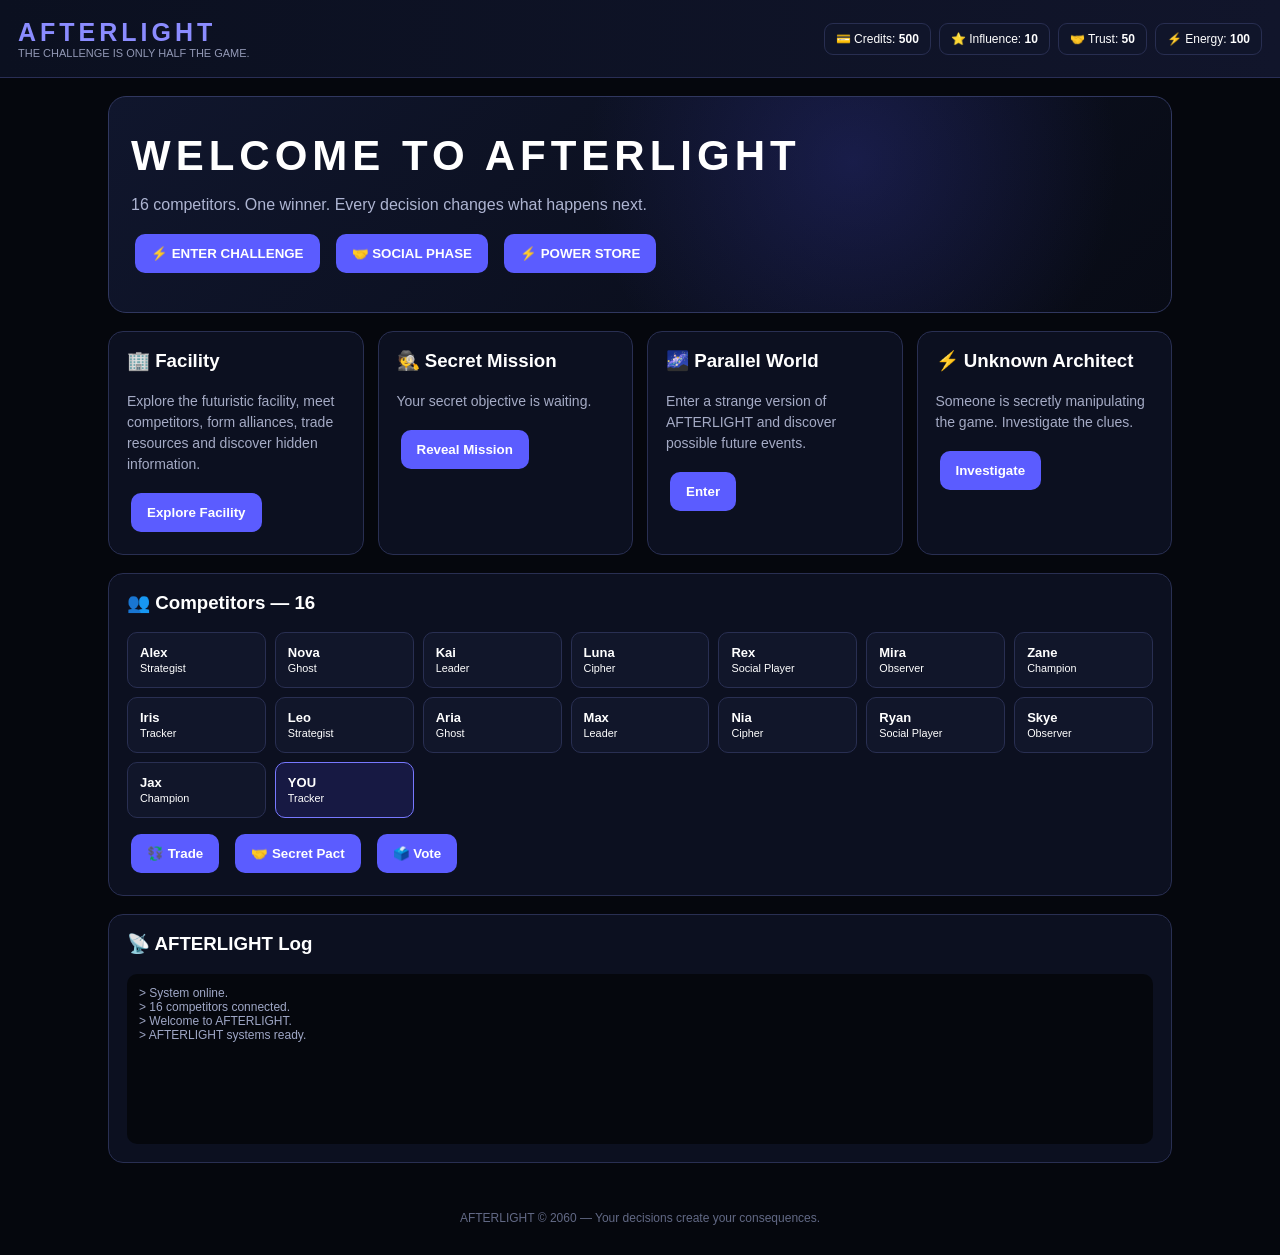
<file: index.html>
<!DOCTYPE html>
<html lang="en">
<head>
<meta charset="UTF-8">
<meta name="viewport" content="width=device-width, initial-scale=1.0">

<title>AFTERLIGHT</title>

<style>
*{
    box-sizing:border-box;
}

body{
    margin:0;
    font-family:Arial, sans-serif;
    background:#05070d;
    color:white;
    min-height:100vh;
}

button{
    border:0;
    border-radius:10px;
    padding:12px 16px;
    font-weight:bold;
    cursor:pointer;
    background:#5b5cff;
    color:white;
    margin:4px;
}

button:hover{
    opacity:.85;
}

header{
    padding:18px;
    background:linear-gradient(90deg,#0b1020,#11152b);
    border-bottom:1px solid #292e55;
    display:flex;
    justify-content:space-between;
    align-items:center;
    gap:15px;
}

.logo{
    font-size:25px;
    font-weight:900;
    letter-spacing:4px;
    color:#8b8cff;
}

.tag{
    font-size:11px;
    color:#9298b5;
}

.hud{
    display:flex;
    gap:8px;
    flex-wrap:wrap;
}

.stat{
    background:#10152a;
    border:1px solid #282e51;
    padding:8px 11px;
    border-radius:9px;
    font-size:12px;
}

main{
    padding:18px;
    max-width:1100px;
    margin:auto;
}

.hero{
    padding:35px 22px;
    border-radius:18px;
    background:
        radial-gradient(circle at 70% 30%,#3438a055,transparent 35%),
        linear-gradient(135deg,#10162d,#080b15);
    border:1px solid #30375f;
    margin-bottom:18px;
}

.hero h1{
    font-size:42px;
    margin:0 0 8px;
    letter-spacing:5px;
}

.hero p{
    color:#aeb5d2;
}

.grid{
    display:grid;
    grid-template-columns:repeat(auto-fit,minmax(220px,1fr));
    gap:14px;
}

.card{
    background:#0c1020;
    border:1px solid #292f52;
    border-radius:15px;
    padding:18px;
}

.card h3{
    margin-top:0;
}

.card p{
    color:#a5abc5;
    font-size:14px;
    line-height:1.5;
}

.players{
    display:grid;
    grid-template-columns:repeat(auto-fit,minmax(130px,1fr));
    gap:9px;
    margin-top:10px;
}

.player{
    padding:12px;
    background:#11162a;
    border:1px solid #292f52;
    border-radius:10px;
    font-size:13px;
}

.player.me{
    border-color:#7778ff;
    background:#171943;
}

.actions{
    display:flex;
    gap:8px;
    flex-wrap:wrap;
    margin-top:12px;
}

.log{
    background:#05070d;
    border-radius:10px;
    padding:12px;
    height:170px;
    overflow:auto;
    font-size:12px;
    color:#9fa7c6;
}

.modal{
    position:fixed;
    inset:0;
    background:#000b;
    display:none;
    align-items:center;
    justify-content:center;
    padding:20px;
    z-index:10;
}

.modalbox{
    max-width:500px;
    width:100%;
    background:#10152a;
    border:1px solid #555cff;
    border-radius:18px;
    padding:22px;
    box-shadow:0 0 50px #000;
}

.modalbox h2{
    margin-top:0;
}

.choice{
    display:block;
    width:100%;
    margin:9px 0;
    text-align:left;
    background:#171d38;
    border:1px solid #30375f;
}

.close{
    background:#33384f;
}

footer{
    text-align:center;
    padding:30px;
    color:#626985;
    font-size:12px;
}

@media(max-width:600px){

    .hero h1{
        font-size:30px;
    }

    header{
        align-items:flex-start;
        flex-direction:column;
    }

    .hud{
        width:100%;
    }
}
</style>
</head>

<body>

<header>

<div>
    <div class="logo">AFTERLIGHT</div>
    <div class="tag">
        THE CHALLENGE IS ONLY HALF THE GAME.
    </div>
</div>

<div class="hud">

<div class="stat">
💳 Credits:
<b id="credits">500</b>
</div>

<div class="stat">
⭐ Influence:
<b id="influence">10</b>
</div>

<div class="stat">
🤝 Trust:
<b id="trust">50</b>
</div>

<div class="stat">
⚡ Energy:
<b id="energy">100</b>
</div>

</div>

</header>


<main>

<section class="hero">

<h1>WELCOME TO AFTERLIGHT</h1>

<p>
16 competitors. One winner.
Every decision changes what happens next.
</p>

<div class="actions">

<button onclick="openModal('challenge')">
⚡ ENTER CHALLENGE
</button>

<button onclick="openModal('social')">
🤝 SOCIAL PHASE
</button>

<button onclick="openModal('store')">
⚡ POWER STORE
</button>

</div>

</section>


<div class="grid">


<div class="card">

<h3>🏢 Facility</h3>

<p>
Explore the futuristic facility, meet competitors,
form alliances, trade resources and discover hidden information.
</p>

<button onclick="facilityEvent()">
Explore Facility
</button>

</div>


<div class="card">

<h3>🕵️ Secret Mission</h3>

<p id="mission">
Your secret objective is waiting.
</p>

<button onclick="mission()">
Reveal Mission
</button>

</div>


<div class="card">

<h3>🌌 Parallel World</h3>

<p>
Enter a strange version of AFTERLIGHT and discover possible future events.
</p>

<button onclick="parallel()">
Enter
</button>

</div>


<div class="card">

<h3>⚡ Unknown Architect</h3>

<p>
Someone is secretly manipulating the game.
Investigate the clues.
</p>

<button onclick="architect()">
Investigate
</button>

</div>


</div>


<div class="card" style="margin-top:18px">

<h3>👥 Competitors — 16</h3>

<div class="players" id="players"></div>

<div class="actions">

<button onclick="trade()">
💱 Trade
</button>

<button onclick="pact()">
🤝 Secret Pact
</button>

<button onclick="vote()">
🗳️ Vote
</button>

</div>

</div>


<div class="card" style="margin-top:18px">

<h3>📡 AFTERLIGHT Log</h3>

<div class="log" id="log">

&gt; System online.<br>
&gt; 16 competitors connected.<br>
&gt; Welcome to AFTERLIGHT.

</div>

</div>

</main>


<footer>

AFTERLIGHT © 2060 —
Your decisions create your consequences.

</footer>


<!-- MODAL -->

<div class="modal" id="modal">

<div class="modalbox">

<h2 id="modalTitle">
AFTERLIGHT
</h2>

<div id="modalContent"></div>

<button class="close" onclick="closeModal()">
Close
</button>

</div>

</div>


<script>

/* =========================
   GAME DATA
========================= */

let credits = 500;
let influence = 10;
let trust = 50;
let energy = 100;

const names = [
    "Alex",
    "Nova",
    "Kai",
    "Luna",
    "Rex",
    "Mira",
    "Zane",
    "Iris",
    "Leo",
    "Aria",
    "Max",
    "Nia",
    "Ryan",
    "Skye",
    "Jax",
    "YOU"
];

const roles = [
    "Strategist",
    "Ghost",
    "Leader",
    "Cipher",
    "Social Player",
    "Observer",
    "Champion",
    "Tracker"
];


/* =========================
   UPDATE HUD
========================= */

function update(){

    document.getElementById("credits").textContent = credits;

    document.getElementById("influence").textContent = influence;

    document.getElementById("trust").textContent = trust;

    document.getElementById("energy").textContent = energy;

}


/* =========================
   GAME LOG
========================= */

function log(message){

    const box = document.getElementById("log");

    box.innerHTML += "<br>> " + message;

    box.scrollTop = box.scrollHeight;

}


/* =========================
   PLAYERS
========================= */

function renderPlayers(){

    const box = document.getElementById("players");

    box.innerHTML = "";

    names.forEach(function(name,index){

        const player = document.createElement("div");

        player.className =
            "player" +
            (name === "YOU" ? " me" : "");

        player.innerHTML =
            "<b>" + name + "</b><br>" +
            "<small>" +
            roles[index % roles.length] +
            "</small>";

        box.appendChild(player);

    });

}


/* =========================
   MODAL
========================= */

function openModal(type){

    const modal =
        document.getElementById("modal");

    const title =
        document.getElementById("modalTitle");

    const content =
        document.getElementById("modalContent");


    modal.style.display = "flex";


    /* CHALLENGE */

    if(type === "challenge"){

        title.innerText =
            "🌉 THE FLOATING BRIDGE";

        content.innerHTML = `

        <p>
        The first challenge is beginning.
        Choose your strategy carefully.
        </p>

        <button class="choice"
        onclick="challenge('safe')">

        🛡️ PLAY SAFE

        </button>

        <button class="choice"
        onclick="challenge('risk')">

        ⚡ TAKE THE RISK

        </button>

        <button class="choice"
        onclick="challenge('observe')">

        👁️ OBSERVE FIRST

        </button>

        `;

    }


    /* SOCIAL */

    if(type === "social"){

        title.innerText =
            "🤝 SOCIAL PHASE";

        content.innerHTML = `

        <p>
        The challenge is over.
        Now your relationships matter.
        </p>

        <button class="choice"
        onclick="socialAction('alliance')">

        🤝 FORM ALLIANCE

        </button>

        <button class="choice"
        onclick="socialAction('trade')">

        💱 MAKE TRADE

        </button>

        <button class="choice"
        onclick="socialAction('information')">

        🕵️ GATHER INFORMATION

        </button>

        <button class="choice"
        onclick="socialAction('betray')">

        🗡️ BETRAY ALLIANCE

        </button>

        `;

    }


    /* STORE */

    if(type === "store"){

        title.innerText =
            "⚡ POWER STORE";

        content.innerHTML = `

        <p>
        Your Credits:
        <b>${credits}</b>
        </p>

        <button class="choice"
        onclick="buyPower('Power Ring',100)">

        💍 Power Ring — 100 Credits

        </button>

        <button class="choice"
        onclick="buyPower('Pulse Watch',150)">

        ⌚ Pulse Watch — 150 Credits

        </button>

        <button class="choice"
        onclick="buyPower('Gravity Shoes',200)">

        👟 Gravity Shoes — 200 Credits

        </button>

        <button class="choice"
        onclick="buyPower('Shield Band',250)">

        🛡️ Shield Band — 250 Credits

        </button>

        <button class="choice"
        onclick="buyPower('Oracle Lens',300)">

        🔮 Oracle Lens — 300 Credits

        </button>

        `;

    }

}


/* =========================
   CLOSE MODAL
========================= */

function closeModal(){

    document.getElementById("modal")
    .style.display = "none";

}


/* =========================
   CHALLENGE
========================= */

function challenge(type){

    if(type === "safe"){

        energy -= 10;

        credits += 50;

        log(
            "You chose the safe route. +50 Credits."
        );

    }


    if(type === "risk"){

        energy -= 20;

        influence += 5;

        log(
            "You took the risk. +5 Influence."
        );

    }


    if(type === "observe"){

        influence += 2;

        trust += 2;

        log(
            "You observed the competitors. +2 Influence and +2 Trust."
        );

    }


    if(energy < 0){
        energy = 0;
    }

    update();

    closeModal();

}


/* =========================
   SOCIAL ACTIONS
========================= */

function socialAction(type){

    if(type === "alliance"){

        trust += 6;

        influence += 2;

        log(
            "Alliance created. Trust +6."
        );

    }


    if(type === "trade"){

        credits += 75;

        trust += 2;

        log(
            "Trade completed. +75 Credits."
        );

    }


    if(type === "information"){

        influence += 4;

        energy -= 5;

        log(
            "You gathered information. +4 Influence."
        );

    }


    if(type === "betray"){

        trust -= 12;

        influence += 6;

        log(
            "You betrayed an alliance. Influence +6, Trust -12."
        );

    }


    if(trust < 0){
        trust = 0;
    }

    if(energy < 0){
        energy = 0;
    }


    update();

    closeModal();

}


/* =========================
   POWER STORE
========================= */

function buyPower(item,cost){

    if(credits < cost){

        log(
            "Not enough Credits to buy " + item + "."
        );

        closeModal();

        return;

    }


    credits -= cost;


    if(item === "Power Ring"){

        energy += 20;

        if(energy > 100){
            energy = 100;
        }

    }


    if(item === "Pulse Watch"){

        influence += 3;

    }


    if(item === "Gravity Shoes"){

        energy += 30;

        if(energy > 100){
            energy = 100;
        }

    }


    if(item === "Shield Band"){

        trust += 5;

    }


    if(item === "Oracle Lens"){

        influence += 5;

    }


    log(
        "You purchased " + item + "."
    );


    update();

    closeModal();

}


/* =========================
   FACILITY
========================= */

function facilityEvent(){

    const events = [

        "You discovered a hidden corridor.",

        "You overheard two competitors discussing an alliance.",

        "You found a strange clue connected to the Architect.",

        "You discovered a resource cache.",

        "Someone was watching you from the observation deck."

    ];


    const event =
        events[
            Math.floor(
                Math.random() * events.length
            )
        ];


    influence += 1;

    log(
        "🏢 " + event
    );


    update();

}


/* =========================
   SECRET MISSION
========================= */

function mission(){

    const missions = [

        "Convince another player to trust you.",

        "Trade with someone without revealing your objective.",

        "Protect a rival during the next vote.",

        "Discover who owns a rare Power.",

        "Create an alliance and keep it secret."

    ];


    const selected =
        missions[
            Math.floor(
                Math.random() * missions.length
            )
        ];


    document.getElementById("mission")
        .textContent = selected;


    log(
        "🕵️ Secret Mission revealed."
    );

}


/* =========================
   PARALLEL WORLD
========================= */

function parallel(){

    const visions = [

        "You see a possible future where Nova controls the vote.",

        "You see a possible betrayal inside your alliance.",

        "You see a hidden route connected to the next challenge.",

        "You see a competitor holding a rare Power.",

        "You see a possible future elimination."

    ];


    const vision =
        visions[
            Math.floor(
                Math.random() * visions.length
            )
        ];


    energy -= 15;

    influence += 2;


    if(energy < 0){
        energy = 0;
    }


    log(
        "🌌 PARALLEL WORLD: " + vision
    );


    update();

}


/* =========================
   UNKNOWN ARCHITECT
========================= */

function architect(){

    const clues = [

        "The Architect has influenced at least one vote.",

        "The Architect has access to hidden information.",

        "The Architect has interacted with the Power Store.",

        "The Architect may be closer to you than expected."

    ];


    const clue =
        clues[
            Math.floor(
                Math.random() * clues.length
            )
        ];


    influence += 2;


    log(
        "⚡ ARCHITECT CLUE: " + clue
    );


    update();

}


/* =========================
   TRADE
========================= */

function trade(){

    credits += 50;

    trust += 2;


    log(
        "💱 Trade completed. +50 Credits."
    );


    update();

}


/* =========================
   SECRET PACT
========================= */

function pact(){

    trust += 5;

    influence += 1;


    log(
        "🤝 Secret Pact created."
    );


    update();

}


/* =========================
   VOTE
========================= */

function vote(){

    if(influence < 2){

        log(
            "Not enough Influence to vote."
        );

        return;

    }


    influence -= 2;


    log(
        "🗳️ You used 2 Influence to vote."
    );


    update();

}


/* =========================
   START GAME
========================= */

renderPlayers();

update();

log(
    "AFTERLIGHT systems ready."
);

</script>

</body>
</html>
</file>
